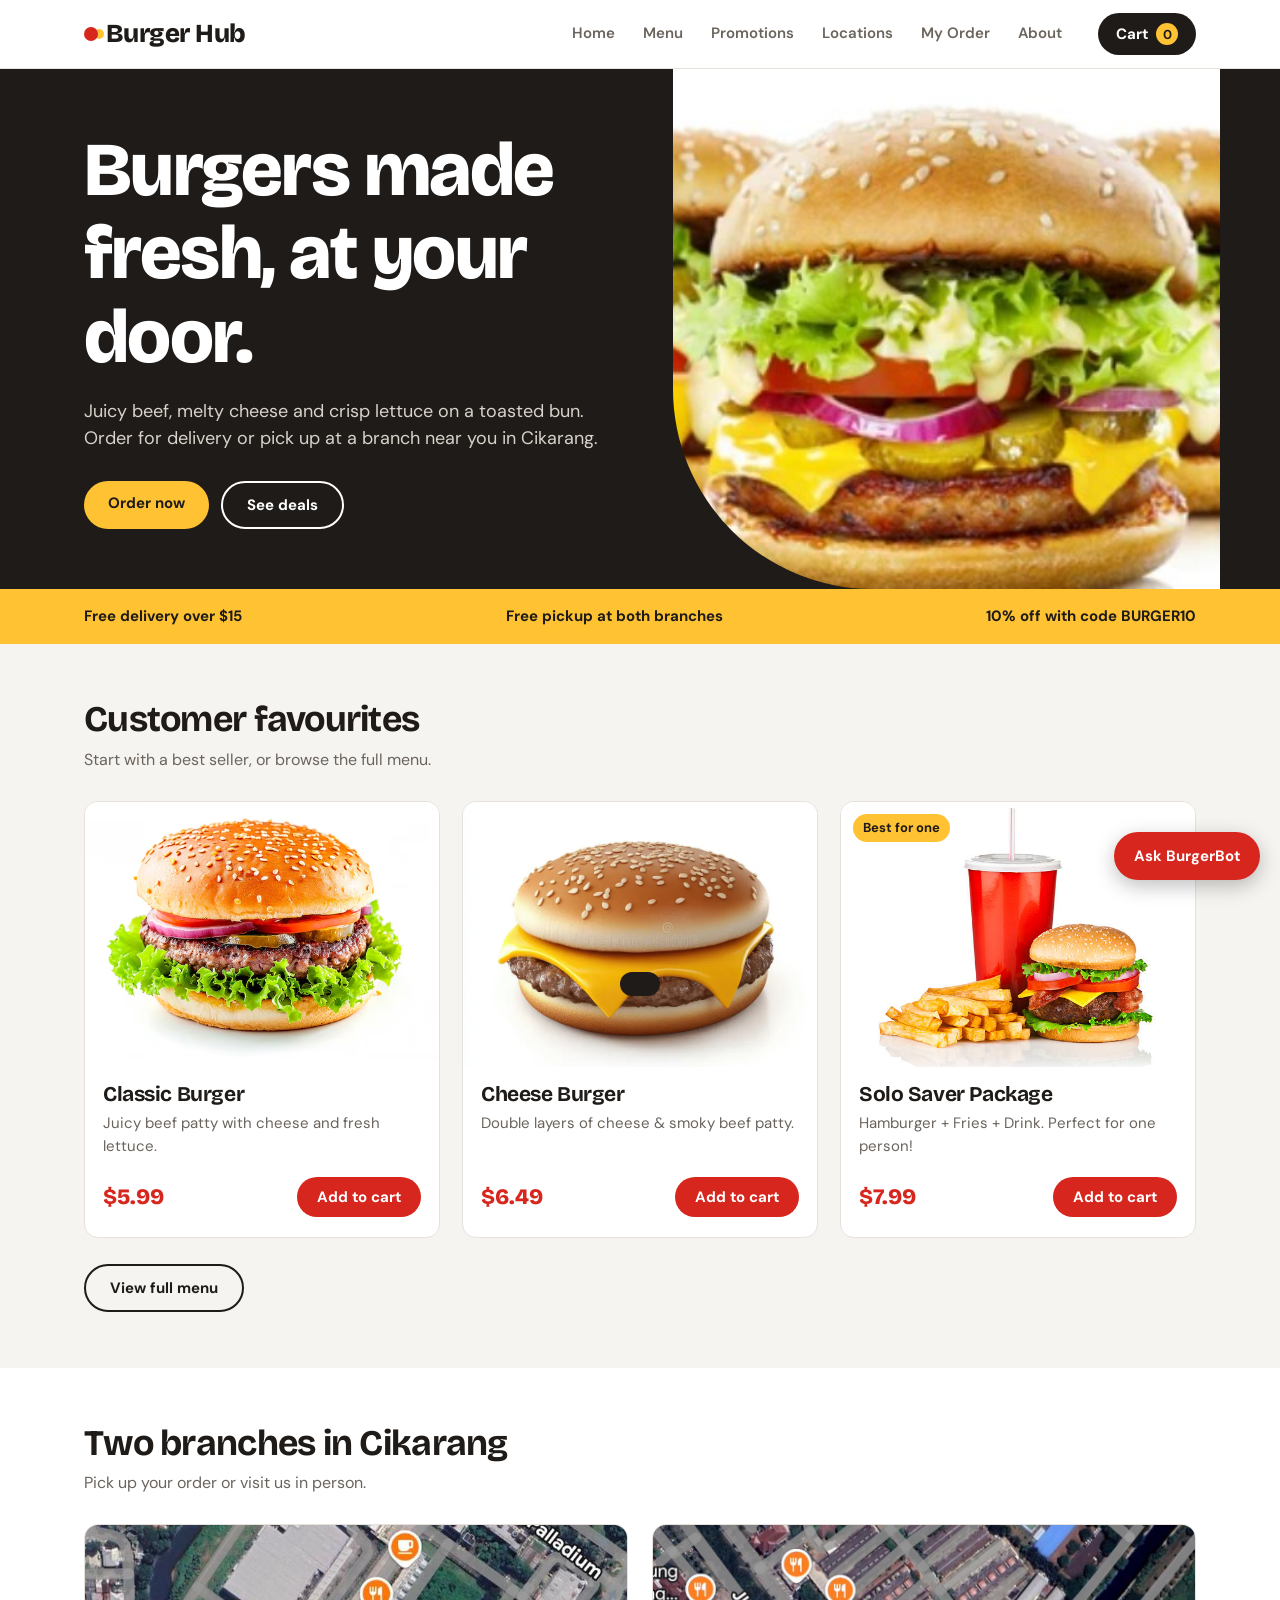
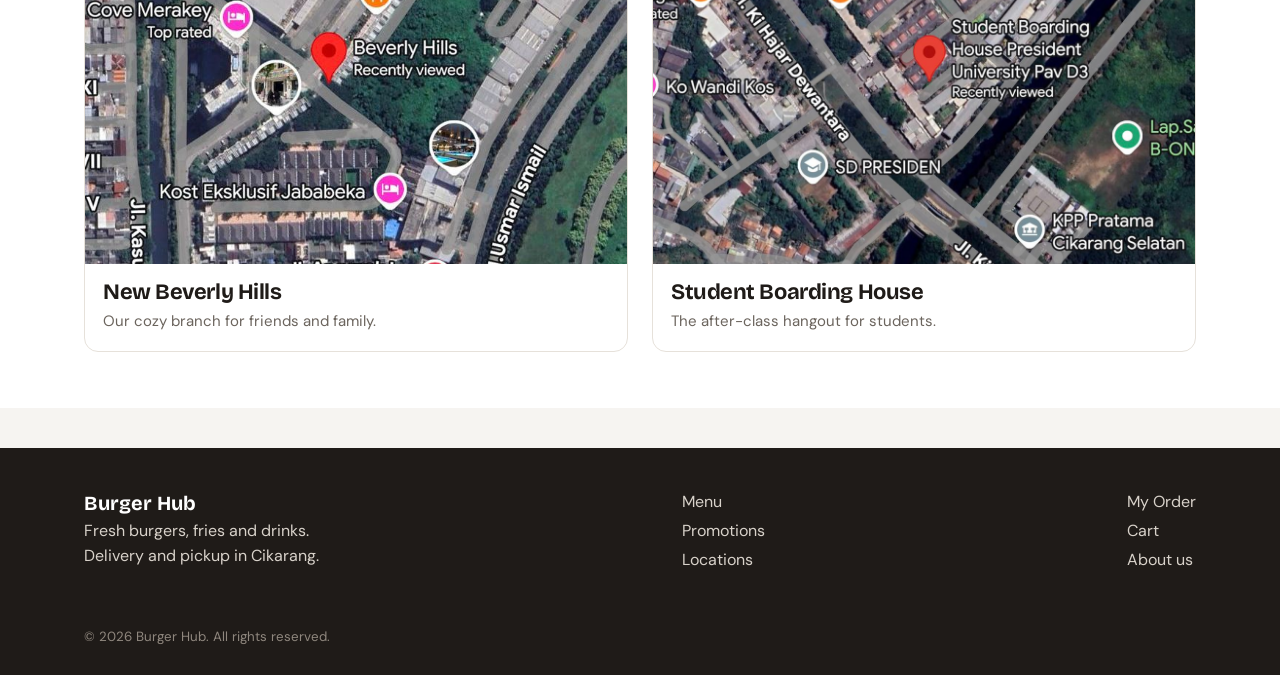
<file: index.html>
<!DOCTYPE html>
<html lang="en">
<head>
<meta charset="utf-8">
<meta name="viewport" content="width=device-width,initial-scale=1">
<title>Fresh burgers, delivered | Burger Hub</title>
<meta name="description" content="Order fresh burgers, fries and drinks from Burger Hub in Cikarang.">
<link rel="preconnect" href="https://fonts.googleapis.com"><link rel="preconnect" href="https://fonts.gstatic.com" crossorigin>
<link href="https://fonts.googleapis.com/css2?family=Bricolage+Grotesque:opsz,wght@12..96,700;12..96,800&family=DM+Sans:wght@400;500;600;700&display=swap" rel="stylesheet">
<link rel="stylesheet" href="style.css">
</head>
<body data-page="home">
<main>
<section class="hero"><div class="wrap"><div><h1>Burgers made fresh, at your door.</h1><p>Juicy beef, melty cheese and crisp lettuce on a toasted bun. Order for delivery or pick up at a branch near you in Cikarang.</p><div class="acts"><a class="btn alt" href="menu.html">Order now</a><a class="btn ghost" style="color:#fff;border-color:#fff" href="promotions.html">See deals</a></div></div><div class="shot"><img src="images/cheese-burger1.jpg" alt="Stacked cheeseburgers"></div></div></section>
<div class="perks"><div class="wrap"><span>Free delivery over $15</span><span>Free pickup at both branches</span><span>10% off with code BURGER10</span></div></div>
<section><div class="wrap"><h2>Customer favourites</h2><p class="sub">Start with a best seller, or browse the full menu.</p><div class="grid" id="popular"></div><p style="margin-top:26px"><a class="btn ghost" href="menu.html">View full menu</a></p></div></section>
<section style="background:#fff"><div class="wrap"><h2>Two branches in Cikarang</h2><p class="sub">Pick up your order or visit us in person.</p><div class="locs"><article class="card loc"><img src="images/location1.jpg" alt="New Beverly Hills branch" loading="lazy"><div class="in"><h3>New Beverly Hills</h3><p>Our cozy branch for friends and family.</p></div></article><article class="card loc"><img src="images/location2.jpg" alt="Student Boarding House branch" loading="lazy"><div class="in"><h3>Student Boarding House</h3><p>The after-class hangout for students.</p></div></article></div></div></section>
</main>
<script src="app.js"></script>
</body>
</html>
</file>
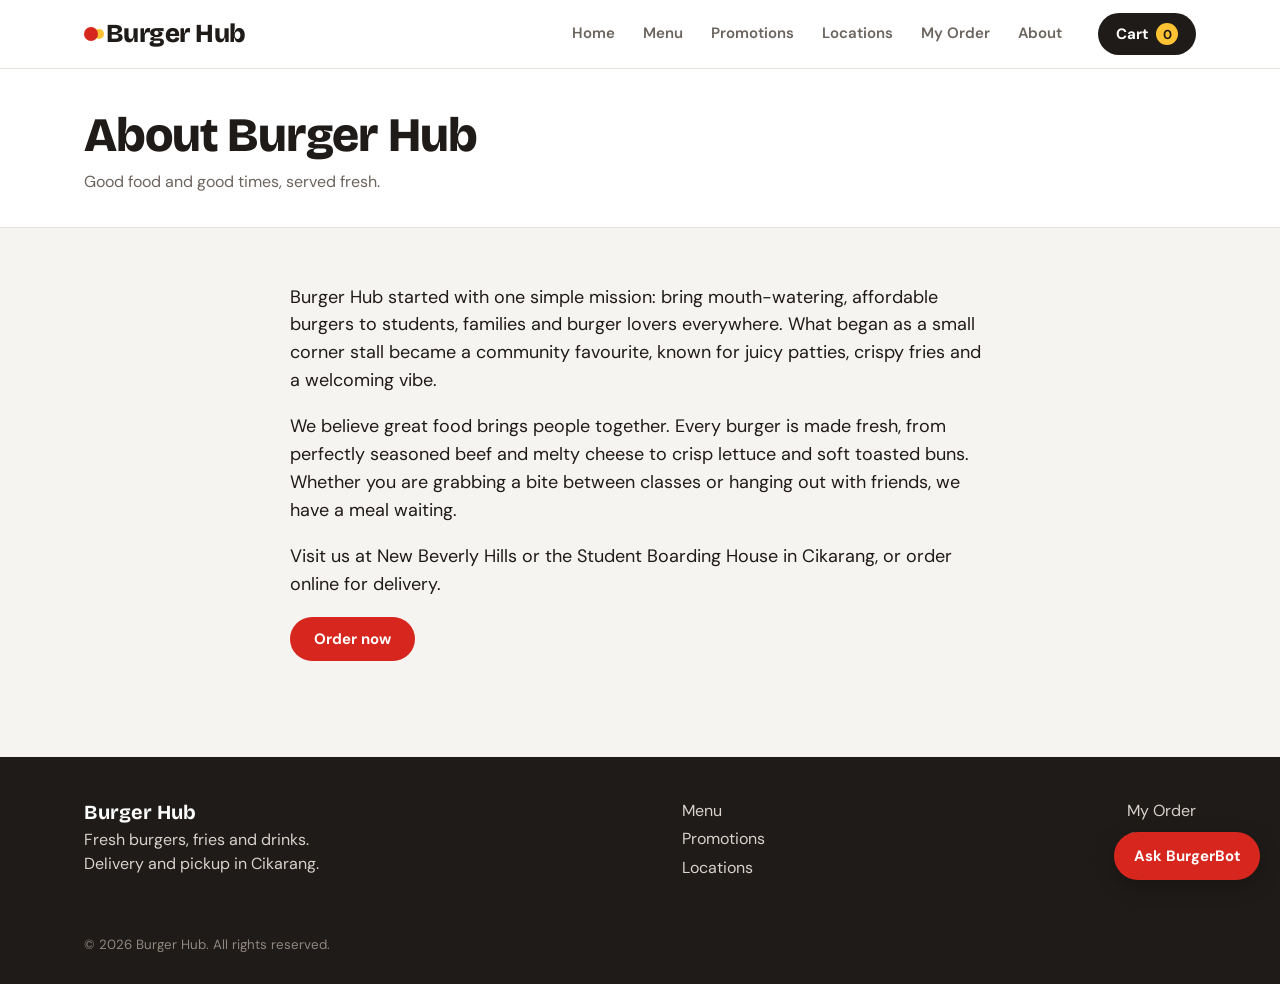
<file: abouts.html>
<!DOCTYPE html>
<html lang="en">
<head>
<meta charset="utf-8">
<meta name="viewport" content="width=device-width,initial-scale=1">
<title>About us | Burger Hub</title>
<meta name="description" content="About Burger Hub.">
<link rel="preconnect" href="https://fonts.googleapis.com"><link rel="preconnect" href="https://fonts.gstatic.com" crossorigin>
<link href="https://fonts.googleapis.com/css2?family=Bricolage+Grotesque:opsz,wght@12..96,700;12..96,800&family=DM+Sans:wght@400;500;600;700&display=swap" rel="stylesheet">
<link rel="stylesheet" href="style.css">
</head>
<body data-page="about">
<main>
<div class="pagehead"><div class="wrap"><h1>About Burger Hub</h1><p>Good food and good times, served fresh.</p></div></div>
<section><div class="wrap about"><p>Burger Hub started with one simple mission: bring mouth-watering, affordable burgers to students, families and burger lovers everywhere. What began as a small corner stall became a community favourite, known for juicy patties, crispy fries and a welcoming vibe.</p><p>We believe great food brings people together. Every burger is made fresh, from perfectly seasoned beef and melty cheese to crisp lettuce and soft toasted buns. Whether you are grabbing a bite between classes or hanging out with friends, we have a meal waiting.</p><p>Visit us at New Beverly Hills or the Student Boarding House in Cikarang, or order online for delivery.</p><a class="btn" href="menu.html">Order now</a></div></section>
</main>
<script src="app.js"></script>
</body>
</html>
</file>
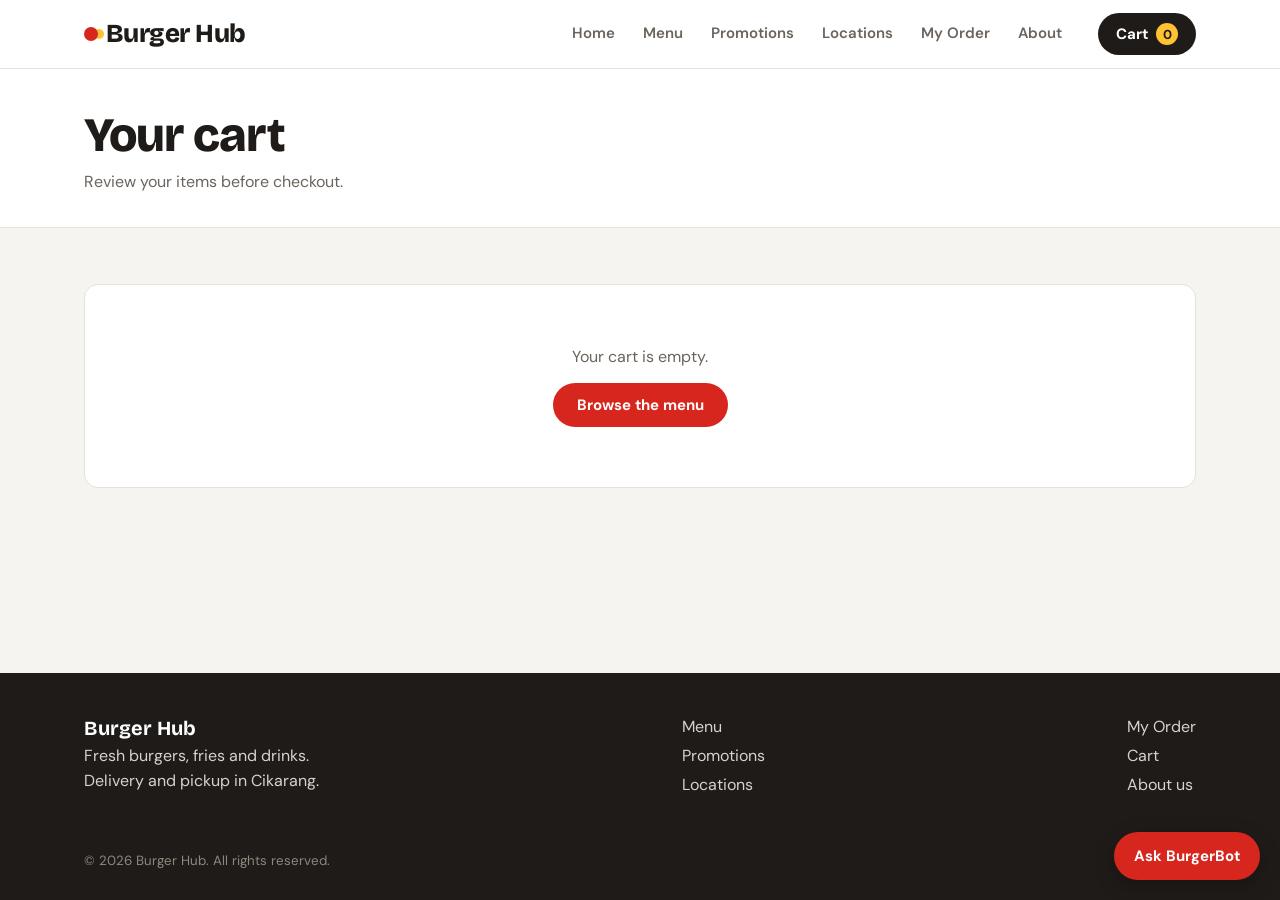
<file: cart.html>
<!DOCTYPE html>
<html lang="en">
<head>
<meta charset="utf-8">
<meta name="viewport" content="width=device-width,initial-scale=1">
<title>Cart | Burger Hub</title>
<meta name="description" content="Your Burger Hub cart.">
<link rel="preconnect" href="https://fonts.googleapis.com"><link rel="preconnect" href="https://fonts.gstatic.com" crossorigin>
<link href="https://fonts.googleapis.com/css2?family=Bricolage+Grotesque:opsz,wght@12..96,700;12..96,800&family=DM+Sans:wght@400;500;600;700&display=swap" rel="stylesheet">
<link rel="stylesheet" href="style.css">
</head>
<body data-page="cart">
<main>
<div class="pagehead"><div class="wrap"><h1>Your cart</h1><p>Review your items before checkout.</p></div></div>
<section><div class="wrap" id="cartPage"></div></section>
</main>
<script src="app.js"></script>
</body>
</html>
</file>
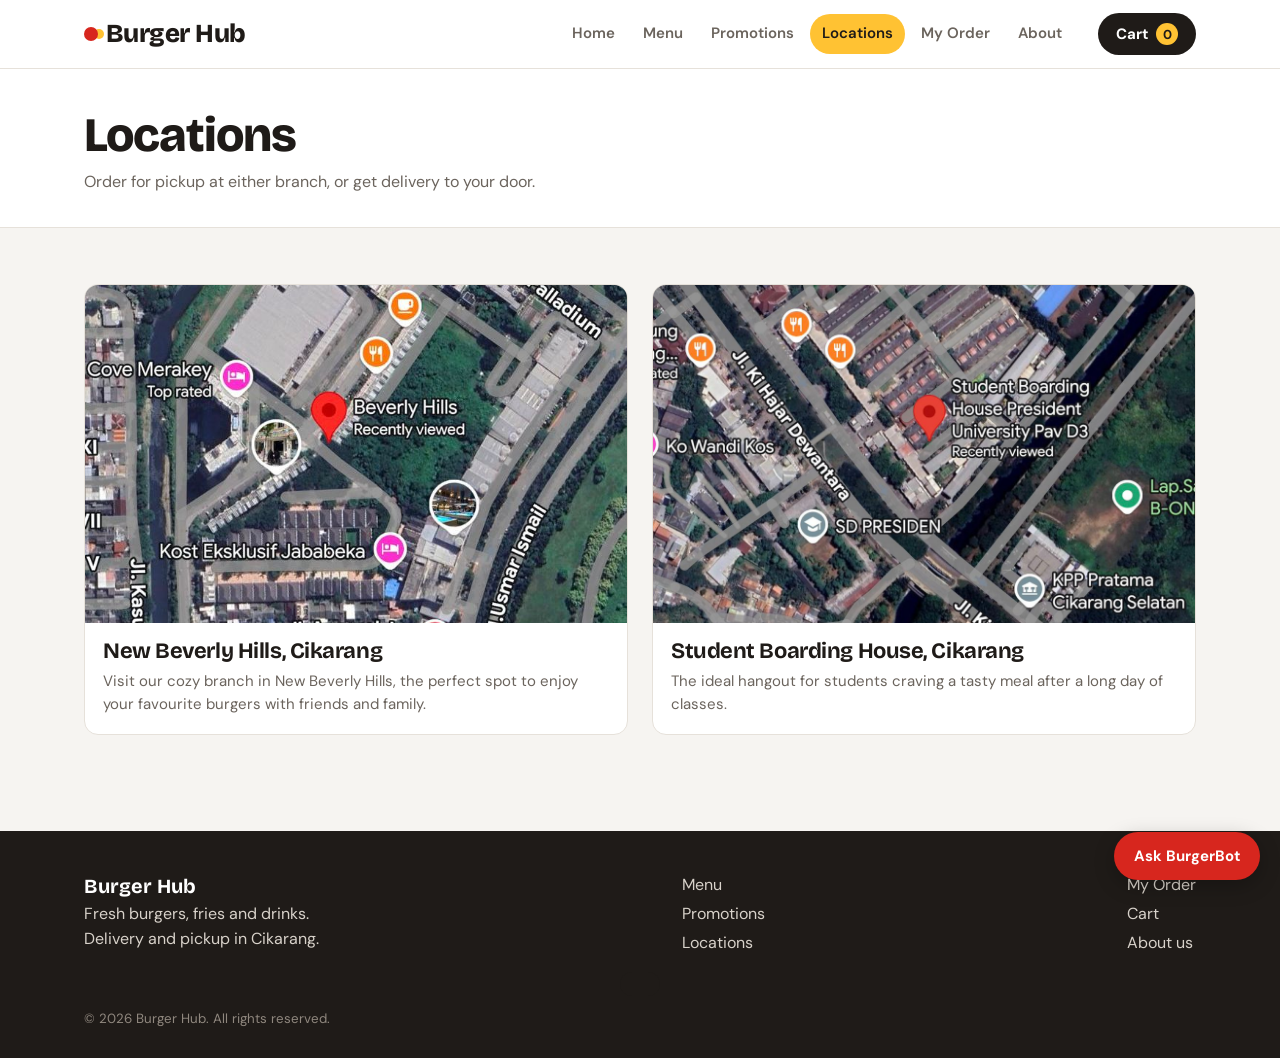
<file: location.html>
<!DOCTYPE html>
<html lang="en">
<head>
<meta charset="utf-8">
<meta name="viewport" content="width=device-width,initial-scale=1">
<title>Locations | Burger Hub</title>
<meta name="description" content="Burger Hub branches in Cikarang.">
<link rel="preconnect" href="https://fonts.googleapis.com"><link rel="preconnect" href="https://fonts.gstatic.com" crossorigin>
<link href="https://fonts.googleapis.com/css2?family=Bricolage+Grotesque:opsz,wght@12..96,700;12..96,800&family=DM+Sans:wght@400;500;600;700&display=swap" rel="stylesheet">
<link rel="stylesheet" href="style.css">
</head>
<body data-page="location">
<main>
<div class="pagehead"><div class="wrap"><h1>Locations</h1><p>Order for pickup at either branch, or get delivery to your door.</p></div></div>
<section><div class="wrap"><div class="locs"><article class="card loc"><img src="images/location1.jpg" alt="New Beverly Hills, Cikarang"><div class="in"><h3>New Beverly Hills, Cikarang</h3><p>Visit our cozy branch in New Beverly Hills, the perfect spot to enjoy your favourite burgers with friends and family.</p></div></article><article class="card loc"><img src="images/location2.jpg" alt="Student Boarding House, Cikarang"><div class="in"><h3>Student Boarding House, Cikarang</h3><p>The ideal hangout for students craving a tasty meal after a long day of classes.</p></div></article></div></div></section>
</main>
<script src="app.js"></script>
</body>
</html>
</file>
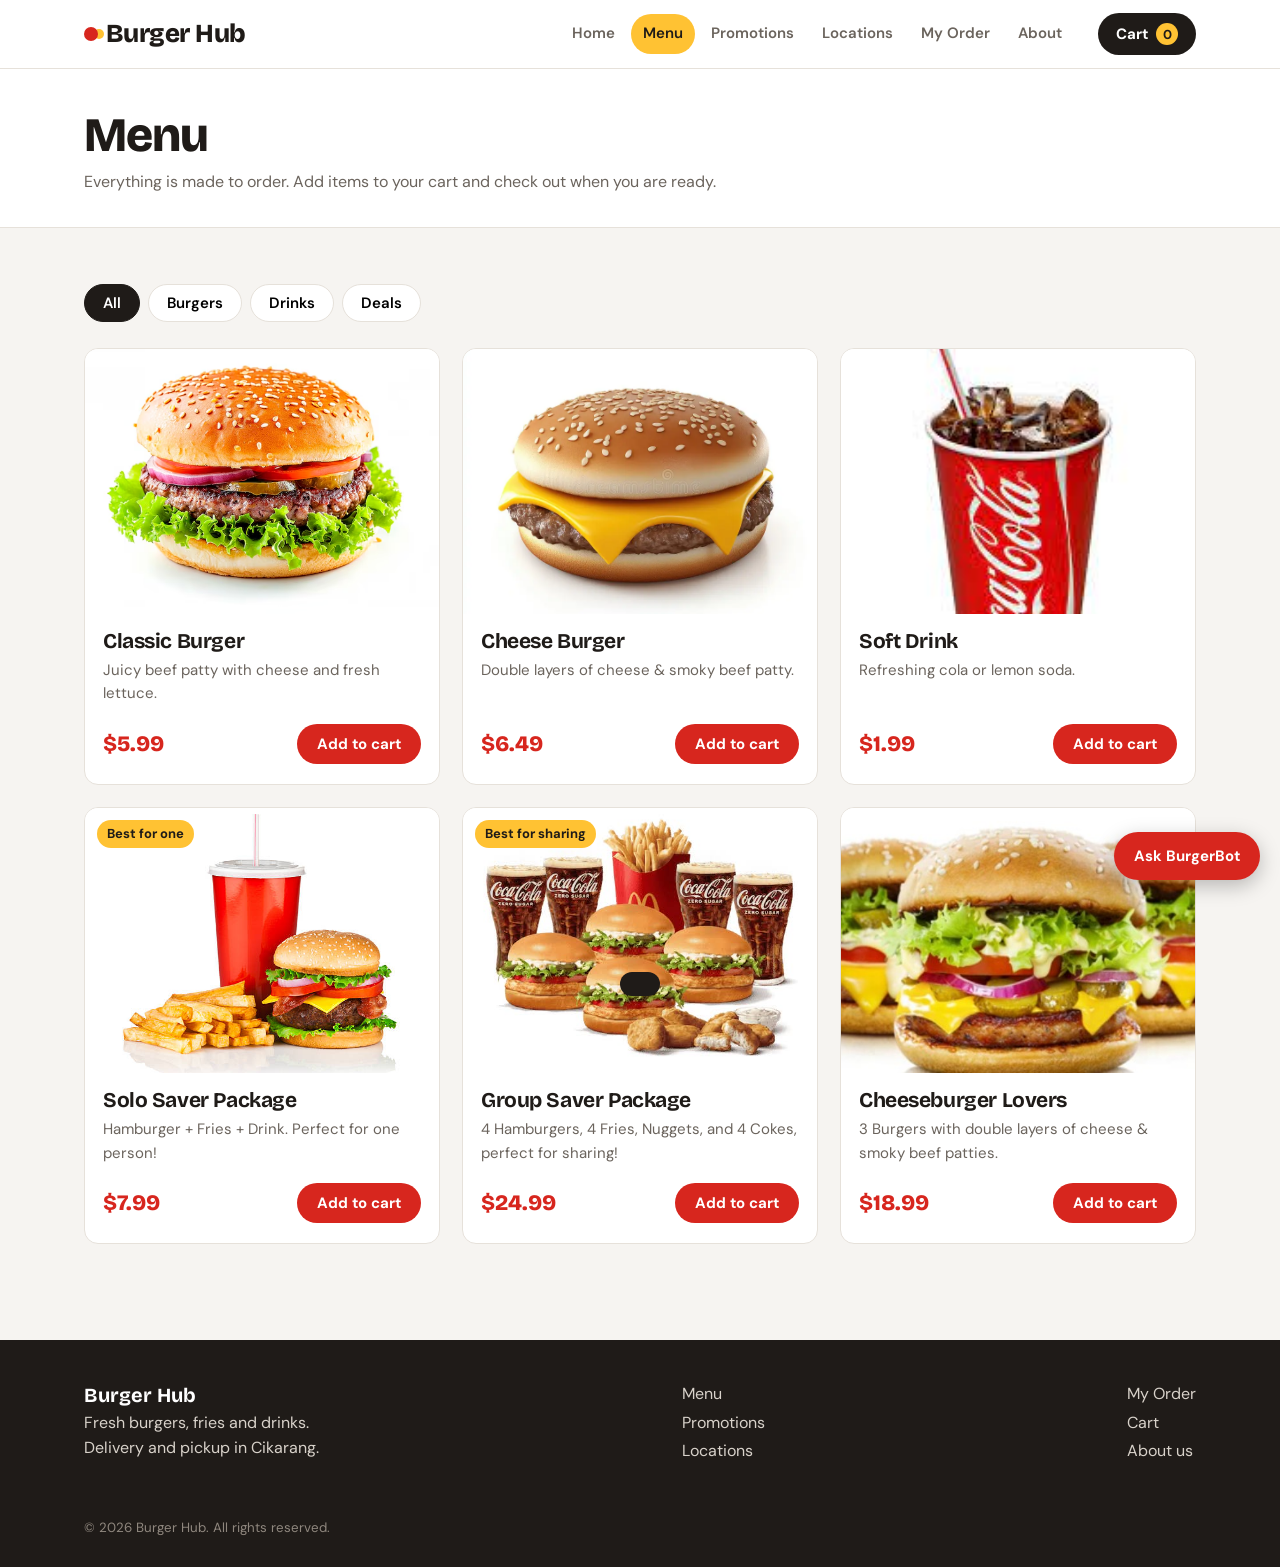
<file: menu.html>
<!DOCTYPE html>
<html lang="en">
<head>
<meta charset="utf-8">
<meta name="viewport" content="width=device-width,initial-scale=1">
<title>Menu | Burger Hub</title>
<meta name="description" content="Burger Hub menu with prices.">
<link rel="preconnect" href="https://fonts.googleapis.com"><link rel="preconnect" href="https://fonts.gstatic.com" crossorigin>
<link href="https://fonts.googleapis.com/css2?family=Bricolage+Grotesque:opsz,wght@12..96,700;12..96,800&family=DM+Sans:wght@400;500;600;700&display=swap" rel="stylesheet">
<link rel="stylesheet" href="style.css">
</head>
<body data-page="menu">
<main>
<div class="pagehead"><div class="wrap"><h1>Menu</h1><p>Everything is made to order. Add items to your cart and check out when you are ready.</p></div></div>
<section><div class="wrap"><div class="chips" role="group" aria-label="Filter menu"><button class="chip" aria-pressed="true">All</button><button class="chip" aria-pressed="false">Burgers</button><button class="chip" aria-pressed="false">Drinks</button><button class="chip" aria-pressed="false">Deals</button></div><div class="grid" id="grid"></div></div></section>
</main>
<script src="app.js"></script>
</body>
</html>
</file>
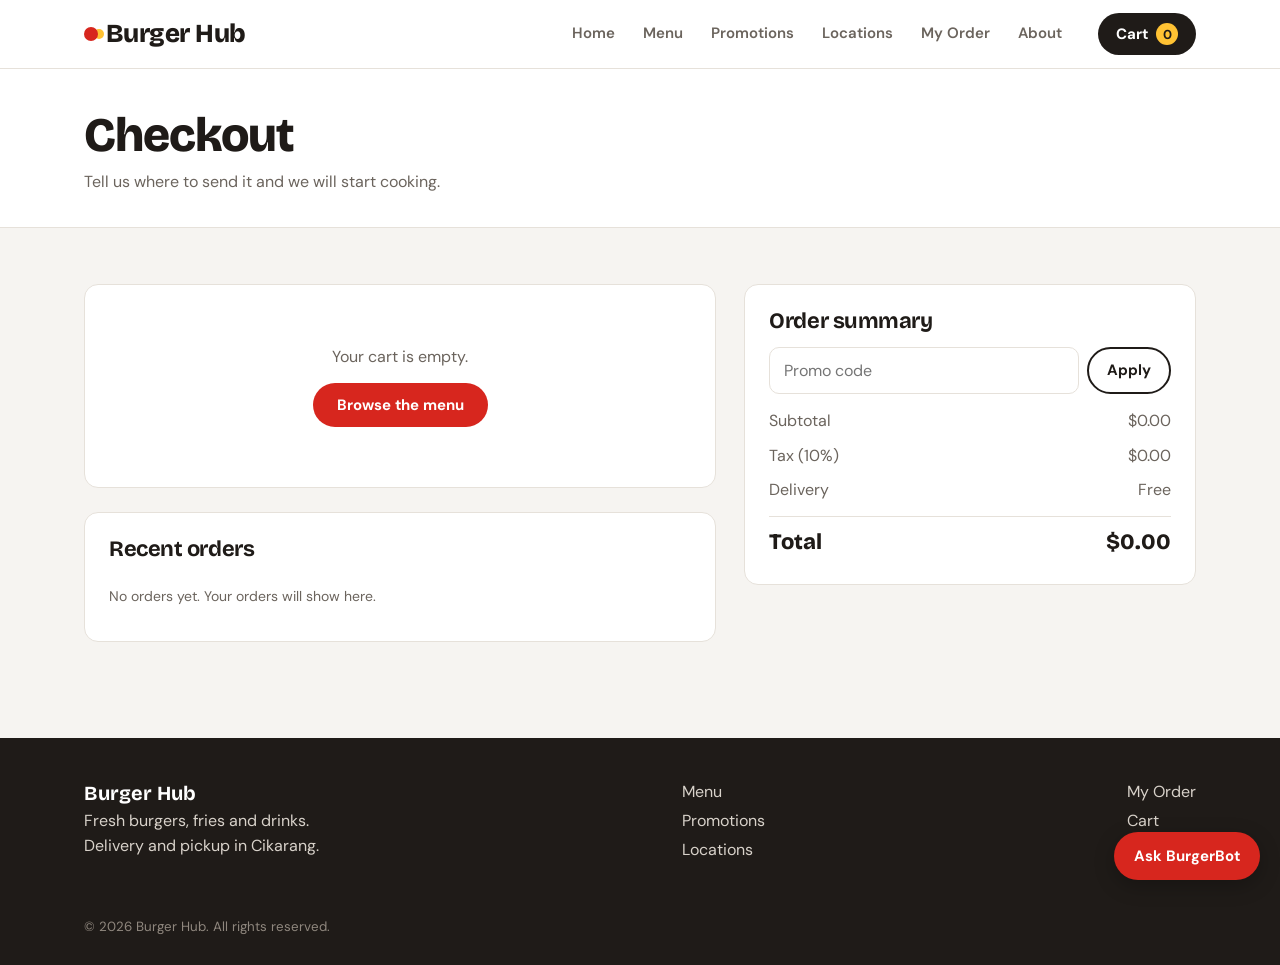
<file: myorder.html>
<!DOCTYPE html>
<html lang="en">
<head>
<meta charset="utf-8">
<meta name="viewport" content="width=device-width,initial-scale=1">
<title>Checkout | Burger Hub</title>
<meta name="description" content="Check out your Burger Hub order.">
<link rel="preconnect" href="https://fonts.googleapis.com"><link rel="preconnect" href="https://fonts.gstatic.com" crossorigin>
<link href="https://fonts.googleapis.com/css2?family=Bricolage+Grotesque:opsz,wght@12..96,700;12..96,800&family=DM+Sans:wght@400;500;600;700&display=swap" rel="stylesheet">
<link rel="stylesheet" href="style.css">
</head>
<body data-page="checkout">
<main>
<div class="pagehead"><div class="wrap"><h1>Checkout</h1><p>Tell us where to send it and we will start cooking.</p></div></div>
<section><div class="wrap cols"><div><div class="box" id="doneBox" hidden></div>
<div class="box" id="emptyMsg" hidden><div class="empty"><p>Your cart is empty.</p><a class="btn" href="menu.html">Browse the menu</a></div></div>
<form class="box" id="orderForm"><h3>Your details</h3>
<label for="name">Name</label><input id="name" name="name" type="text" autocomplete="name" required>
<label for="phone">Phone number</label><input id="phone" name="phone" type="tel" autocomplete="tel" required>
<label>How do you want your order?</label><div class="opts"><label class="opt"><input type="radio" name="mode" value="delivery" checked> Delivery</label><label class="opt"><input type="radio" name="mode" value="pickup"> Pickup</label></div>
<div id="addrBox"><label for="address">Delivery address</label><input id="address" name="address" type="text" placeholder="e.g. New Beverly Hills, Cikarang" autocomplete="street-address" required></div>
<div id="branchBox" hidden><label for="branch">Pickup branch</label><select id="branch" name="branch"><option>New Beverly Hills, Cikarang</option><option>Student Boarding House, Cikarang</option></select></div>
<label for="note">Note for the kitchen (optional)</label><textarea id="note" name="note" rows="2"></textarea>
<label>Payment (paid on delivery or pickup)</label><div class="opts"><label class="opt"><input type="radio" name="pay" value="Cash" checked> Cash</label><label class="opt"><input type="radio" name="pay" value="Card"> Card</label><label class="opt"><input type="radio" name="pay" value="E-wallet"> E-wallet</label></div>
<button class="btn full" style="margin-top:22px" type="submit">Place order</button></form>
<div class="box" style="margin-top:24px"><h3>Recent orders</h3><div class="hist" id="hist"></div></div></div>
<aside class="box" id="sumBox"><h3>Order summary</h3><div id="sumLines"></div><div class="promo"><input id="promoIn" type="text" placeholder="Promo code" aria-label="Promo code"><button class="btn ghost" id="applyPromo" type="button" style="padding:10px 18px">Apply</button></div><p class="hint" id="promoMsg" role="status"></p><div id="sumTotals"></div></aside></div></section>
</main>
<script src="app.js"></script>
</body>
</html>
</file>
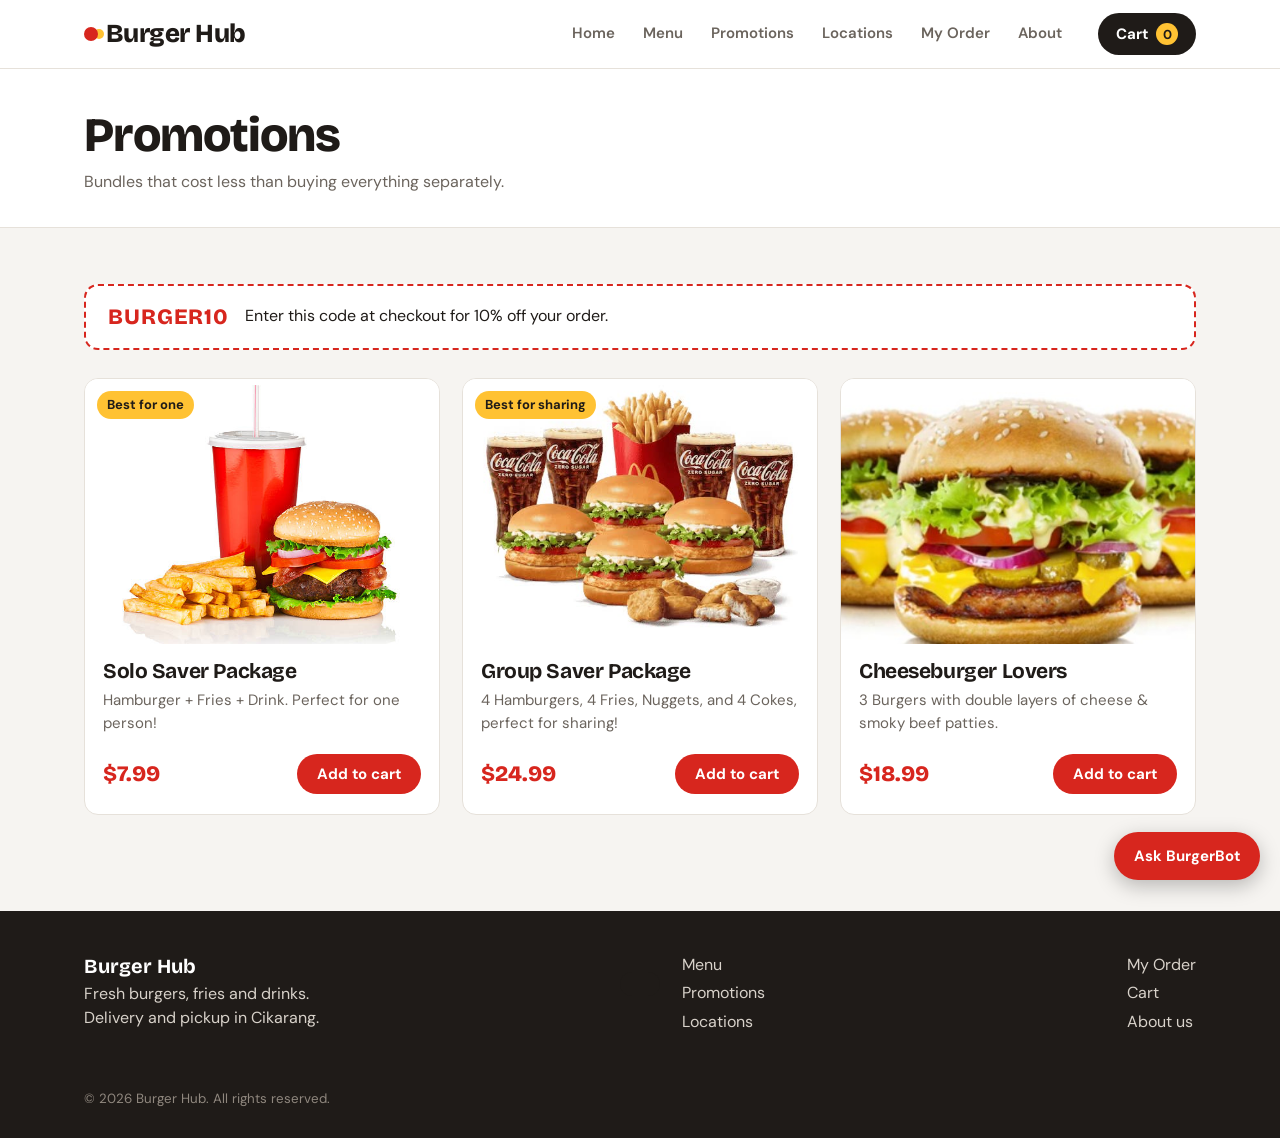
<file: promotions.html>
<!DOCTYPE html>
<html lang="en">
<head>
<meta charset="utf-8">
<meta name="viewport" content="width=device-width,initial-scale=1">
<title>Promotions | Burger Hub</title>
<meta name="description" content="Burger Hub deals and bundles.">
<link rel="preconnect" href="https://fonts.googleapis.com"><link rel="preconnect" href="https://fonts.gstatic.com" crossorigin>
<link href="https://fonts.googleapis.com/css2?family=Bricolage+Grotesque:opsz,wght@12..96,700;12..96,800&family=DM+Sans:wght@400;500;600;700&display=swap" rel="stylesheet">
<link rel="stylesheet" href="style.css">
</head>
<body data-page="promos">
<main>
<div class="pagehead"><div class="wrap"><h1>Promotions</h1><p>Bundles that cost less than buying everything separately.</p></div></div>
<section><div class="wrap"><div class="code"><strong>BURGER10</strong><span>Enter this code at checkout for 10% off your order.</span></div><div class="grid" id="grid"></div></div></section>
</main>
<script src="app.js"></script>
</body>
</html>
</file>
<file: style.css>
:root{--ink:#1f1b18;--red:#d7261e;--red-d:#b51d16;--mustard:#ffc233;--bg:#f6f4f1;--card:#fff;--line:#e6e1da;--mute:#6b645d;--ok:#2f8f4e;--r:14px}
*{margin:0;padding:0;box-sizing:border-box}
html{scroll-behavior:smooth}
body{font-family:'DM Sans',system-ui,sans-serif;background:var(--bg);color:var(--ink);line-height:1.55;min-height:100vh;display:flex;flex-direction:column}
h1,h2,h3,.logo{font-family:'Bricolage Grotesque','DM Sans',sans-serif;line-height:1.1;letter-spacing:-.02em}
img{max-width:100%;display:block}
a{color:inherit}
:focus-visible{outline:3px solid var(--mustard);outline-offset:2px}
.wrap{max-width:1160px;margin:0 auto;padding:0 24px}
main{flex:1}
section{padding:56px 0}
h2{font-size:clamp(26px,3.4vw,36px);margin-bottom:8px}
.sub{color:var(--mute);margin-bottom:28px;max-width:60ch}

/* header */
.top{position:sticky;top:0;z-index:50;background:#fff;border-bottom:1px solid var(--line)}
.bar{display:flex;align-items:center;gap:24px;height:68px;max-width:1160px;margin:0 auto;padding:0 24px}
.logo{font-size:26px;font-weight:800;text-decoration:none;display:flex;align-items:center;gap:8px}
.logo::before{content:"";width:14px;height:14px;border-radius:50%;background:var(--red);box-shadow:8px 0 0 -2px var(--mustard)}
nav{display:flex;gap:4px;margin-left:auto}
nav a{text-decoration:none;font-weight:600;font-size:15px;padding:8px 12px;border-radius:999px;color:var(--mute)}
nav a:hover{color:var(--ink);background:var(--bg)}
nav a.on{color:var(--ink);background:var(--mustard)}
.cartbtn{display:flex;align-items:center;gap:8px;background:var(--ink);color:#fff;border:0;border-radius:999px;padding:10px 18px;font:700 15px 'DM Sans';cursor:pointer}
.cartbtn b{background:var(--mustard);color:var(--ink);min-width:22px;height:22px;border-radius:99px;display:grid;place-items:center;font-size:13px;padding:0 6px}
.cartbtn:hover{background:var(--red)}

/* buttons */
.btn{display:inline-block;background:var(--red);color:#fff;border:0;border-radius:999px;padding:12px 24px;font:700 15px 'DM Sans';cursor:pointer;text-decoration:none;text-align:center;transition:background .15s}
.btn:hover{background:var(--red-d)}
.btn.alt{background:var(--mustard);color:var(--ink)}.btn.alt:hover{background:#ffd15e}
.btn.ghost{background:transparent;color:var(--ink);border:2px solid var(--ink)}.btn.ghost:hover{background:var(--ink);color:#fff}
.btn.full{width:100%}
.btn[disabled]{opacity:.45;cursor:not-allowed}

/* hero */
.hero{background:var(--ink);color:#fff;padding:0;overflow:hidden}
.hero .wrap{display:grid;grid-template-columns:1.05fr 1fr;gap:40px;align-items:center;min-height:520px}
.hero h1{font-size:clamp(40px,6vw,76px);font-weight:800;margin-bottom:18px}
.hero p{color:#d8d2ca;font-size:18px;max-width:46ch;margin-bottom:28px}
.hero .acts{display:flex;gap:12px;flex-wrap:wrap}
.hero .shot{align-self:stretch;position:relative;margin-right:-24px}
.hero .shot img{width:100%;height:100%;min-height:360px;object-fit:cover;border-radius:0 0 0 200px}
.perks{background:var(--mustard)}
.perks .wrap{display:flex;gap:12px 40px;flex-wrap:wrap;justify-content:space-between;padding-top:16px;padding-bottom:16px;font-weight:700;font-size:15px}

/* product grid */
.grid{display:grid;grid-template-columns:repeat(auto-fill,minmax(270px,1fr));gap:22px}
.card{background:var(--card);border:1px solid var(--line);border-radius:var(--r);overflow:hidden;display:flex;flex-direction:column}
.card .ph{position:relative}
.card img{width:100%;aspect-ratio:4/3;object-fit:cover}
.tag{position:absolute;left:12px;top:12px;background:var(--mustard);font-weight:700;font-size:13px;padding:4px 10px;border-radius:99px}
.card .in{padding:16px 18px 18px;display:flex;flex-direction:column;gap:6px;flex:1}
.card h3{font-size:21px}
.card p{color:var(--mute);font-size:15px;flex:1}
.card .row{display:flex;justify-content:space-between;align-items:center;margin-top:10px;min-height:44px}
.price{font:800 22px 'Bricolage Grotesque';color:var(--red)}
.card .btn{padding:10px 20px}
.chips{display:flex;gap:8px;flex-wrap:wrap;margin-bottom:26px}
.chip{border:1.5px solid var(--line);background:#fff;border-radius:99px;padding:8px 18px;font:600 15px 'DM Sans';cursor:pointer}
.chip[aria-pressed=true]{background:var(--ink);color:#fff;border-color:var(--ink)}
.qty{display:inline-flex;align-items:center;border:1.5px solid var(--line);border-radius:99px;background:#fff}
.qty button{width:34px;height:34px;border:0;background:none;font-size:18px;font-weight:700;cursor:pointer;border-radius:99px}
.qty button:hover{background:var(--bg)}
.qty span{min-width:26px;text-align:center;font-weight:700}

/* promo banner */
.code{background:#fff;border:2px dashed var(--red);border-radius:var(--r);padding:18px 22px;display:flex;gap:16px;align-items:center;flex-wrap:wrap;margin-bottom:28px}
.code strong{font:800 22px 'Bricolage Grotesque';color:var(--red);letter-spacing:.04em}

/* page head */
.pagehead{background:#fff;border-bottom:1px solid var(--line);padding:40px 0 32px}
.pagehead h1{font-size:clamp(32px,4.5vw,48px);font-weight:800}
.pagehead p{color:var(--mute);margin-top:8px;max-width:60ch}

/* locations */
.locs{display:grid;grid-template-columns:repeat(auto-fit,minmax(300px,1fr));gap:24px}
.loc img{aspect-ratio:16/10;object-fit:cover;width:100%}
.loc h3{font-size:22px}
.about{max-width:68ch}.about p{margin-bottom:1em;font-size:18px}

/* cart + checkout */
.cols{display:grid;grid-template-columns:1.4fr 1fr;gap:28px;align-items:start}
.box{background:#fff;border:1px solid var(--line);border-radius:var(--r);padding:24px}
.box h3{font-size:22px;margin-bottom:14px}
.line{display:grid;grid-template-columns:64px 1fr auto;gap:14px;align-items:center;padding:12px 0;border-bottom:1px solid var(--line)}
.line:last-child{border-bottom:0}
.line img{width:64px;height:64px;object-fit:cover;border-radius:10px}
.line b{display:block}.line small{color:var(--mute)}
.line .r{text-align:right;display:flex;flex-direction:column;align-items:flex-end;gap:6px}
.rm{background:none;border:0;color:var(--mute);font:500 13px 'DM Sans';text-decoration:underline;cursor:pointer}
.sum div{display:flex;justify-content:space-between;padding:5px 0;color:var(--mute)}
.sum .tot{color:var(--ink);font:800 22px 'Bricolage Grotesque';border-top:1px solid var(--line);margin-top:8px;padding-top:12px}
.sum .good{color:var(--ok)}
.hint{font-size:14px;color:var(--mute);margin:10px 0}
.empty{text-align:center;padding:36px 12px;color:var(--mute)}
.empty .btn{margin-top:14px}
.promo{display:flex;gap:8px;margin:14px 0 4px}
.promo input{flex:1}
form label{display:block;font-weight:700;margin:16px 0 6px;font-size:15px}
input[type=text],input[type=tel],select,textarea{width:100%;padding:12px 14px;border:1.5px solid var(--line);border-radius:10px;font:16px 'DM Sans';background:#fff}
input:focus,select:focus,textarea:focus{border-color:var(--ink);outline:none}
.opts{display:grid;grid-template-columns:repeat(auto-fit,minmax(130px,1fr));gap:10px}
.opt{border:1.5px solid var(--line);border-radius:10px;padding:12px 14px;cursor:pointer;font-weight:600;display:flex;gap:8px;align-items:center;margin:0}
.opt:has(input:checked){border-color:var(--ink);background:var(--mustard)}
.done{text-align:center;padding:12px 0}
.done .tick{width:64px;height:64px;border-radius:50%;background:var(--ok);color:#fff;display:grid;place-items:center;font-size:32px;margin:0 auto 14px}
.done h3{font-size:28px}
.hist{display:grid;gap:12px;margin-top:14px}
.hist div{border:1px solid var(--line);border-radius:10px;padding:14px 16px;display:flex;justify-content:space-between;gap:12px;flex-wrap:wrap}
.hist small{color:var(--mute);display:block}

/* drawer */
.scrim{position:fixed;inset:0;background:rgba(31,27,24,.5);opacity:0;pointer-events:none;transition:opacity .2s;z-index:90}
.drawer{position:fixed;top:0;right:0;bottom:0;width:min(420px,100%);background:#fff;z-index:100;transform:translateX(100%);transition:transform .25s;display:flex;flex-direction:column}
body.open .scrim{opacity:1;pointer-events:auto}
body.open .drawer{transform:none}
.drawer header{display:flex;justify-content:space-between;align-items:center;padding:18px 22px;border-bottom:1px solid var(--line)}
.drawer h3{font-size:22px}
.x{background:none;border:0;font-size:28px;cursor:pointer;line-height:1}
.drawer .body{flex:1;overflow:auto;padding:6px 22px}
.drawer footer{padding:18px 22px;border-top:1px solid var(--line);display:grid;gap:10px}
.drawer footer .s{display:flex;justify-content:space-between;font-weight:700;font-size:18px}

/* toast */
.toast{position:fixed;left:50%;bottom:24px;transform:translate(-50%,120px);background:var(--ink);color:#fff;padding:12px 20px;border-radius:99px;font-weight:600;z-index:120;transition:transform .25s}
.toast.show{transform:translate(-50%,0)}

/* chat */
.fab{position:fixed;right:20px;bottom:20px;z-index:80;background:var(--red);color:#fff;border:0;border-radius:99px;padding:14px 20px;font:700 15px 'DM Sans';cursor:pointer;box-shadow:0 6px 20px rgba(0,0,0,.25)}
.chat{position:fixed;right:20px;bottom:80px;width:min(340px,calc(100% - 40px));background:#fff;border-radius:var(--r);box-shadow:0 10px 40px rgba(0,0,0,.28);z-index:85;display:none;overflow:hidden}
.chat.on{display:block}
.chat h4{background:var(--ink);color:#fff;padding:14px 16px;font:700 16px 'DM Sans'}
.log{height:230px;overflow:auto;padding:12px;display:flex;flex-direction:column;gap:8px;font-size:15px}
.log p{padding:8px 12px;border-radius:12px;max-width:85%;background:var(--bg)}
.log p.me{align-self:flex-end;background:var(--mustard)}
.qs{display:flex;gap:6px;flex-wrap:wrap;padding:0 12px 10px}
.qs button{border:1.5px solid var(--line);background:#fff;border-radius:99px;padding:5px 12px;font:600 13px 'DM Sans';cursor:pointer}
.chat form{display:flex;border-top:1px solid var(--line)}
.chat input{flex:1;border:0;padding:12px;font:15px 'DM Sans';outline:none}
.chat form button{border:0;background:var(--ink);color:#fff;padding:0 16px;font-weight:700;cursor:pointer}

/* footer */
.foot{background:var(--ink);color:#d8d2ca;padding:40px 0 28px;margin-top:40px}
.foot .wrap{display:flex;justify-content:space-between;gap:24px;flex-wrap:wrap}
.foot b{color:#fff;font-family:'Bricolage Grotesque';font-size:20px}
.foot a{display:block;text-decoration:none;padding:2px 0}.foot a:hover{color:var(--mustard)}
.foot small{display:block;margin-top:28px;width:100%;color:#8f877e}

@media(max-width:860px){
  .bar{flex-wrap:wrap;height:auto;padding:12px 16px;gap:10px}
  .cartbtn{margin-left:auto}
  nav{order:3;width:100%;margin:0;overflow-x:auto;padding-bottom:2px}
  nav a{white-space:nowrap}
  .wrap{padding:0 16px}
  .hero .wrap{grid-template-columns:1fr;min-height:0;padding-top:40px;gap:28px}
  .hero .shot{margin:0 -16px}.hero .shot img{min-height:240px;border-radius:0}
  .cols{grid-template-columns:1fr}
  section{padding:40px 0}
}
@media(prefers-reduced-motion:reduce){*{transition:none!important;scroll-behavior:auto!important}}
</file>
